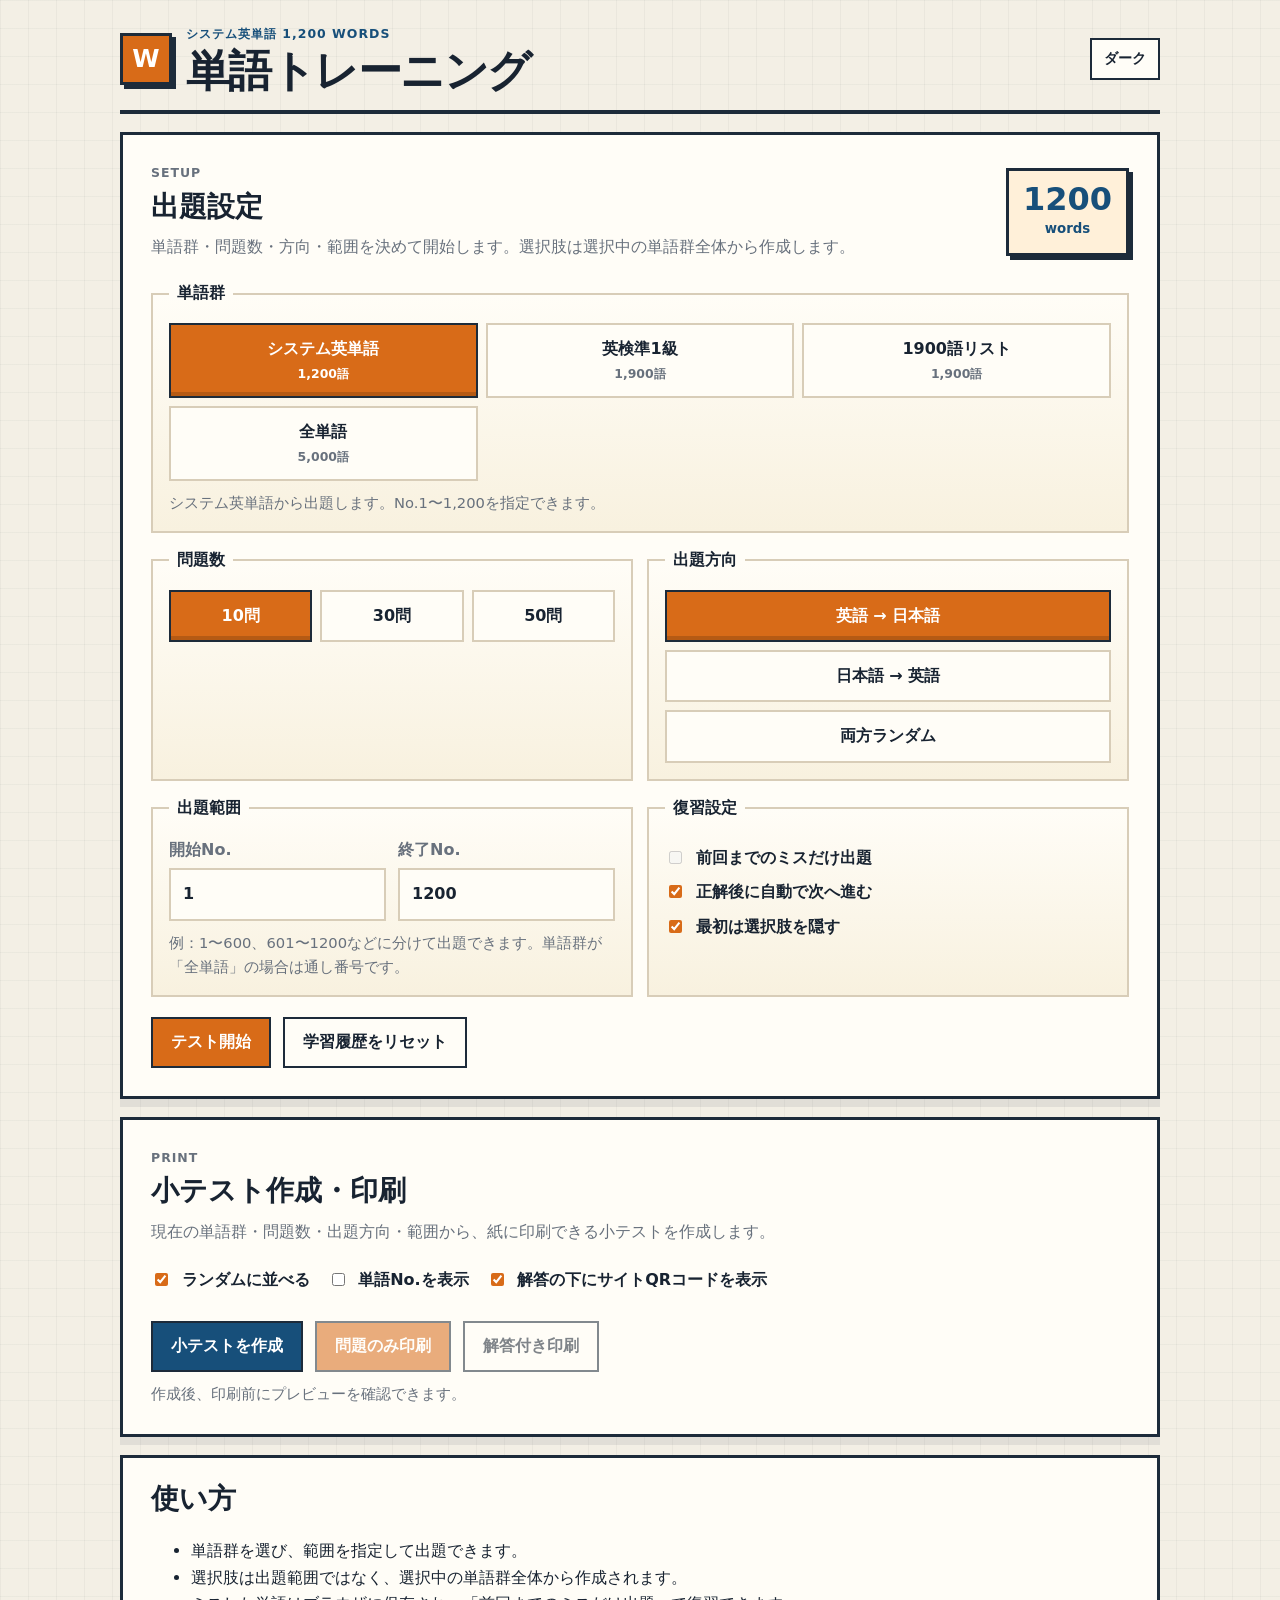
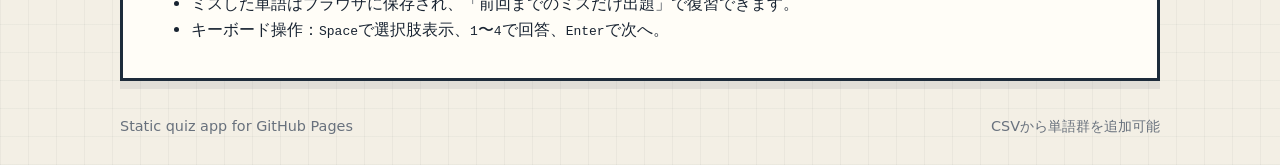
<file: docs/index.html>
<!doctype html>
<html lang="ja">
<head>
  <meta charset="utf-8" />
  <meta name="viewport" content="width=device-width, initial-scale=1" />
  <title>単語トレーニング</title>
  <meta name="description" content="複数の単語群に対応した英単語四択トレーニング。日本語→英語、英語→日本語、混合に対応。" />
  <link rel="stylesheet" href="style.css" />
</head>
<body>
  <header class="site-header">
    <div class="brand">
      <div class="brand-mark">W</div>
      <div>
        <p id="brand-subtitle" class="eyebrow">WORD TRAINING</p>
        <h1>単語トレーニング</h1>
      </div>
    </div>
    <button id="theme-toggle" class="ghost small" type="button" aria-label="テーマ切替">ダーク</button>
  </header>

  <main class="app-shell">
    <section id="setup-card" class="card setup-card">
      <div class="section-head">
        <div>
          <p class="section-kicker">SETUP</p>
          <h2>出題設定</h2>
          <p>単語群・問題数・方向・範囲を決めて開始します。選択肢は選択中の単語群全体から作成します。</p>
        </div>
        <div class="word-count"><span id="total-words">0</span><small>words</small></div>
      </div>

      <div class="controls-grid">
        <fieldset class="wide-field">
          <legend>単語群</legend>
          <div id="group-options" class="segmented group-segmented" role="radiogroup" aria-label="単語群"></div>
          <p id="group-note" class="hint">単語群を選ぶと、出題範囲の最大No.が切り替わります。</p>
        </fieldset>

        <fieldset>
          <legend>問題数</legend>
          <div class="segmented" role="radiogroup" aria-label="問題数">
            <label><input type="radio" name="count" value="10" checked><span>10問</span></label>
            <label><input type="radio" name="count" value="30"><span>30問</span></label>
            <label><input type="radio" name="count" value="50"><span>50問</span></label>
          </div>
        </fieldset>

        <fieldset>
          <legend>出題方向</legend>
          <div class="segmented wide" role="radiogroup" aria-label="出題方向">
            <label><input type="radio" name="mode" value="en-ja" checked><span>英語 → 日本語</span></label>
            <label><input type="radio" name="mode" value="ja-en"><span>日本語 → 英語</span></label>
            <label><input type="radio" name="mode" value="mixed"><span>両方ランダム</span></label>
          </div>
        </fieldset>

        <fieldset>
          <legend>出題範囲</legend>
          <div class="range-row">
            <label>開始No.<input id="range-start" type="number" min="1" value="1" inputmode="numeric"></label>
            <label>終了No.<input id="range-end" type="number" min="1" value="1200" inputmode="numeric"></label>
          </div>
          <p class="hint">例：1〜600、601〜1200などに分けて出題できます。単語群が「全単語」の場合は通し番号です。</p>
        </fieldset>

        <fieldset>
          <legend>復習設定</legend>
          <label class="check"><input id="wrong-only" type="checkbox"> 前回までのミスだけ出題</label>
          <label class="check"><input id="auto-next" type="checkbox" checked> 正解後に自動で次へ進む</label>
          <label class="check"><input id="hide-choices" type="checkbox" checked> 最初は選択肢を隠す</label>
        </fieldset>
      </div>

      <div class="action-row">
        <button id="start-btn" class="primary" type="button">テスト開始</button>
        <button id="reset-stats-btn" class="ghost" type="button">学習履歴をリセット</button>
      </div>
    </section>



    <section id="print-card" class="card print-card">
      <div class="section-head">
        <div>
          <p class="section-kicker">PRINT</p>
          <h2>小テスト作成・印刷</h2>
          <p>現在の単語群・問題数・出題方向・範囲から、紙に印刷できる小テストを作成します。</p>
        </div>
      </div>

      <div class="print-options">
        <label class="check"><input id="print-shuffle" type="checkbox" checked> ランダムに並べる</label>
        <label class="check"><input id="print-show-no" type="checkbox"> 単語No.を表示</label>
        <label class="check"><input id="print-qr" type="checkbox" checked> 解答の下にサイトQRコードを表示</label>
      </div>

      <div class="action-row">
        <button id="build-print-btn" class="secondary" type="button">小テストを作成</button>
        <button id="print-quiz-btn" class="primary" type="button" disabled>問題のみ印刷</button>
        <button id="print-with-answer-btn" class="ghost" type="button" disabled>解答付き印刷</button>
      </div>

      <p id="print-status" class="hint">作成後、印刷前にプレビューを確認できます。</p>
      <div id="print-preview" class="print-preview hidden" aria-live="polite"></div>
    </section>

    <section id="quiz-card" class="card quiz-card hidden" aria-live="polite">
      <div class="quiz-topbar">
        <div>
          <p id="mode-label" class="eyebrow">英語→日本語</p>
          <h2 id="progress-label">1 / 10</h2>
        </div>
        <div class="scorebox">
          <span>正解 <b id="score-now">0</b></span>
          <span>連続 <b id="streak-now">0</b></span>
        </div>
      </div>

      <div class="progress" aria-hidden="true"><div id="progress-bar"></div></div>

      <article class="question-panel">
        <p id="direction-pill" class="pill">英語を日本語に</p>
        <div id="question-text" class="question-text"></div>
        <p id="question-sub" class="question-sub"></p>
      </article>

      <div id="choices-cover" class="choices-cover">
        <p>選択肢はまだ表示されていません。</p>
        <button id="show-choices-btn" class="secondary" type="button">選択肢を表示</button>
      </div>

      <div id="choices" class="choices hidden"></div>

      <div id="feedback" class="feedback hidden"></div>

      <div class="action-row between">
        <button id="quit-btn" class="ghost" type="button">終了</button>
        <div class="right-actions">
          <button id="skip-btn" class="ghost" type="button">スキップ</button>
          <button id="next-btn" class="primary hidden" type="button">次へ</button>
        </div>
      </div>
    </section>

    <section id="result-card" class="card result-card hidden">
      <div class="section-head">
        <div>
          <p class="section-kicker">RESULT</p>
          <h2 id="result-title">0 / 0</h2>
          <p id="result-message"></p>
        </div>
        <div class="result-rate"><span id="result-rate">0</span>%</div>
      </div>

      <div class="result-grid">
        <div class="metric"><span>正解数</span><b id="metric-correct">0</b></div>
        <div class="metric"><span>ミス</span><b id="metric-wrong">0</b></div>
        <div class="metric"><span>スキップ</span><b id="metric-skip">0</b></div>
        <div class="metric"><span>最高連続正解</span><b id="metric-best-streak">0</b></div>
      </div>

      <div id="review-wrap" class="review-wrap hidden">
        <h3>復習リスト</h3>
        <div id="review-list" class="review-list"></div>
      </div>

      <div class="action-row">
        <button id="retry-wrong-btn" class="secondary" type="button">ミスだけ再テスト</button>
        <button id="back-setup-btn" class="primary" type="button">設定に戻る</button>
      </div>
    </section>

    <section class="card help-card">
      <h2>使い方</h2>
      <ul>
        <li>単語群を選び、範囲を指定して出題できます。</li>
        <li>選択肢は出題範囲ではなく、選択中の単語群全体から作成されます。</li>
        <li>ミスした単語はブラウザに保存され、「前回までのミスだけ出題」で復習できます。</li>
        <li>キーボード操作：<kbd>Space</kbd>で選択肢表示、<kbd>1</kbd>〜<kbd>4</kbd>で回答、<kbd>Enter</kbd>で次へ。</li>
      </ul>
    </section>
  </main>

  <footer class="site-footer">
    <span>Static quiz app for GitHub Pages</span>
    <span>CSVから単語群を追加可能</span>
  </footer>

  <div id="print-area" class="print-area" aria-hidden="true"></div>

  <script src="words.js"></script>
  <script src="app.js"></script>
  <script src="print.js"></script>
</body>
</html>
</file>
<file: docs/style.css>
:root {
  --bg: #f3efe5;
  --paper: #fffdf7;
  --paper-2: #f8f1df;
  --text: #182331;
  --muted: #68717d;
  --line: #d8cdb8;
  --line-strong: #1d2b3a;
  --accent: #d86b18;
  --accent-2: #174f7a;
  --accent-soft: #fff0d9;
  --ok: #14724d;
  --ok-soft: #e6f4ed;
  --bad: #b9332f;
  --bad-soft: #fae7e5;
  --shadow: 0 8px 0 rgba(24, 35, 49, .08);
}

[data-theme="dark"] {
  --bg: #111820;
  --paper: #18212b;
  --paper-2: #222d38;
  --text: #f6f0e3;
  --muted: #b6aa95;
  --line: #3e4a57;
  --line-strong: #f6f0e3;
  --accent: #f0a04b;
  --accent-2: #70b7e3;
  --accent-soft: #332517;
  --ok: #72d39e;
  --ok-soft: #173327;
  --bad: #ff928c;
  --bad-soft: #351d1d;
  --shadow: 0 8px 0 rgba(0, 0, 0, .22);
}

* { box-sizing: border-box; }
html { min-height: 100%; }
body {
  margin: 0;
  min-height: 100%;
  color: var(--text);
  background:
    linear-gradient(90deg, rgba(24,35,49,.045) 1px, transparent 1px),
    linear-gradient(rgba(24,35,49,.035) 1px, transparent 1px),
    var(--bg);
  background-size: 28px 28px;
  font-family: "Yu Gothic", "Hiragino Kaku Gothic ProN", Meiryo, system-ui, sans-serif;
  line-height: 1.65;
}

button, input { font: inherit; }
button { cursor: pointer; }
button:disabled { cursor: not-allowed; opacity: .55; }
.hidden { display: none !important; }

.site-header,
.site-footer,
.app-shell {
  width: min(1040px, calc(100% - 28px));
  margin-inline: auto;
}

.site-header {
  display: flex;
  align-items: center;
  justify-content: space-between;
  gap: 16px;
  padding: 24px 0 16px;
  border-bottom: 4px solid var(--line-strong);
}

.brand {
  display: flex;
  align-items: center;
  gap: 14px;
}

.brand-mark {
  display: grid;
  place-items: center;
  width: 52px;
  height: 52px;
  border: 3px solid var(--line-strong);
  background: var(--accent);
  color: #fff;
  font-weight: 900;
  font-size: 1.55rem;
  box-shadow: 4px 4px 0 var(--line-strong);
}

h1, h2, h3, p { margin-top: 0; }
h1 {
  margin-bottom: 0;
  font-size: clamp(1.75rem, 4.3vw, 2.75rem);
  letter-spacing: -.035em;
  line-height: 1.05;
}
h2 { margin-bottom: .25rem; font-size: clamp(1.25rem, 2.8vw, 1.75rem); }
h3 { margin-bottom: .7rem; }

.eyebrow,
.section-kicker {
  margin-bottom: .22rem;
  color: var(--accent-2);
  font-size: .78rem;
  font-weight: 900;
  letter-spacing: .08em;
}

.app-shell {
  display: grid;
  gap: 18px;
  padding: 18px 0 34px;
}

.card {
  background: var(--paper);
  border: 3px solid var(--line-strong);
  box-shadow: var(--shadow);
  padding: clamp(16px, 3.5vw, 28px);
}

.section-head,
.quiz-topbar,
.action-row,
.between,
.right-actions,
.range-row,
.scorebox {
  display: flex;
  align-items: center;
  gap: 12px;
}
.section-head,
.quiz-topbar,
.between { justify-content: space-between; }
.section-head { margin-bottom: 20px; }
.section-head p { color: var(--muted); margin-bottom: 0; }

.word-count,
.result-rate {
  min-width: 104px;
  padding: 12px 14px;
  border: 3px solid var(--line-strong);
  background: var(--accent-soft);
  color: var(--accent-2);
  text-align: center;
  box-shadow: 4px 4px 0 var(--line-strong);
}
.word-count span,
.result-rate span {
  display: block;
  font-size: 2rem;
  line-height: 1;
  font-weight: 900;
}
.word-count small,
.result-rate small { font-weight: 900; }

.controls-grid {
  display: grid;
  grid-template-columns: repeat(2, minmax(0, 1fr));
  gap: 14px;
}

fieldset {
  margin: 0;
  padding: 16px;
  border: 2px solid var(--line);
  background: linear-gradient(180deg, var(--paper), var(--paper-2));
}
legend {
  padding: 0 8px;
  color: var(--text);
  font-weight: 900;
}

.segmented {
  display: grid;
  grid-template-columns: repeat(3, 1fr);
  gap: 8px;
}
.segmented.wide { grid-template-columns: 1fr; }
.segmented input { position: absolute; opacity: 0; pointer-events: none; }
.segmented span {
  display: block;
  padding: 11px 10px;
  border: 2px solid var(--line);
  background: var(--paper);
  color: var(--text);
  text-align: center;
  font-weight: 900;
}
.segmented input:checked + span {
  border-color: var(--line-strong);
  background: var(--accent);
  color: #fff;
  box-shadow: inset 0 -4px 0 rgba(0,0,0,.16);
}

.range-row { align-items: stretch; }
.range-row label { flex: 1; color: var(--muted); font-weight: 900; }
.range-row input {
  display: block;
  width: 100%;
  margin-top: 5px;
  padding: 11px 12px;
  border: 2px solid var(--line);
  background: var(--paper);
  color: var(--text);
  font-weight: 800;
}
.range-row input:focus,
button:focus-visible {
  outline: 3px solid rgba(216,107,24,.35);
  outline-offset: 2px;
}
.hint { margin: 10px 0 0; color: var(--muted); font-size: .92rem; }
.check { display: block; margin: 8px 0; color: var(--text); font-weight: 800; }
.check input { margin-right: 8px; transform: translateY(1px); accent-color: var(--accent); }

.action-row { margin-top: 20px; flex-wrap: wrap; }
.right-actions { margin-left: auto; }

button {
  min-height: 44px;
  border: 2px solid var(--line-strong);
  padding: 10px 18px;
  font-weight: 900;
  transition: transform .1s ease, box-shadow .1s ease, opacity .1s ease;
}
button:hover { transform: translate(-1px, -1px); box-shadow: 3px 3px 0 var(--line-strong); }
button:active { transform: translate(0, 0); box-shadow: none; }
.primary { background: var(--accent); color: #fff; }
.secondary { background: var(--accent-2); color: #fff; }
.ghost { background: var(--paper); color: var(--text); }
.small { min-height: 38px; padding: 7px 12px; font-size: .9rem; }

.scorebox {
  padding: 9px 12px;
  border: 2px solid var(--line);
  background: var(--paper-2);
  color: var(--muted);
  font-weight: 900;
}
.scorebox b { color: var(--accent); }

.progress {
  height: 12px;
  border: 2px solid var(--line-strong);
  background: var(--paper-2);
  overflow: hidden;
  margin: 8px 0 22px;
}
.progress > div {
  height: 100%;
  width: 0%;
  background: repeating-linear-gradient(45deg, var(--accent), var(--accent) 10px, #f09a31 10px, #f09a31 20px);
  transition: width .2s ease;
}

.question-panel {
  padding: clamp(22px, 5vw, 42px);
  border: 3px solid var(--line-strong);
  background:
    linear-gradient(180deg, rgba(255,255,255,.12), transparent),
    var(--paper-2);
  text-align: center;
}
.pill {
  display: inline-block;
  margin-bottom: 14px;
  padding: 4px 10px;
  border: 2px solid var(--line-strong);
  background: var(--paper);
  color: var(--accent-2);
  font-weight: 900;
  font-size: .86rem;
}
.question-text {
  min-height: 76px;
  display: grid;
  place-items: center;
  font-size: clamp(2.1rem, 7vw, 4.7rem);
  font-family: Georgia, "Times New Roman", "Yu Mincho", serif;
  font-weight: 900;
  letter-spacing: -.03em;
  word-break: break-word;
}
.question-text.japanese {
  font-family: "Yu Gothic", "Hiragino Kaku Gothic ProN", Meiryo, sans-serif;
  font-size: clamp(1.45rem, 4.8vw, 3rem);
  letter-spacing: -.02em;
}
.question-sub { margin: 12px 0 0; color: var(--muted); font-weight: 900; }

.choices-cover {
  margin-top: 16px;
  padding: 20px;
  border: 2px dashed var(--line-strong);
  background: var(--paper);
  text-align: center;
  color: var(--muted);
}
.choices-cover p { margin-bottom: 12px; }

.choices {
  display: grid;
  grid-template-columns: repeat(2, minmax(0, 1fr));
  gap: 10px;
  margin-top: 16px;
}
.choice-btn {
  width: 100%;
  min-height: 66px;
  background: var(--paper);
  color: var(--text);
  text-align: left;
  white-space: normal;
}
.choice-btn .num {
  display: inline-grid;
  place-items: center;
  width: 28px;
  height: 28px;
  margin-right: 8px;
  border: 2px solid var(--line-strong);
  background: var(--accent-soft);
  color: var(--accent-2);
  font-size: .86rem;
}
.choice-btn.correct { border-color: var(--ok); background: var(--ok-soft); color: var(--ok); }
.choice-btn.wrong { border-color: var(--bad); background: var(--bad-soft); color: var(--bad); }
.choice-btn.dim { opacity: .55; }

.feedback {
  margin-top: 16px;
  padding: 13px 15px;
  border: 2px solid currentColor;
  font-weight: 900;
}
.feedback.ok { background: var(--ok-soft); color: var(--ok); }
.feedback.bad { background: var(--bad-soft); color: var(--bad); }
.feedback small { display: block; margin-top: 4px; color: var(--muted); font-weight: 800; }

.result-grid {
  display: grid;
  grid-template-columns: repeat(4, 1fr);
  gap: 10px;
}
.metric {
  border: 2px solid var(--line);
  padding: 14px;
  background: var(--paper-2);
}
.metric span { display: block; color: var(--muted); font-weight: 900; }
.metric b { font-size: 2rem; }

.review-wrap { margin-top: 22px; }
.review-list {
  display: grid;
  gap: 8px;
  max-height: 360px;
  overflow: auto;
  padding-right: 4px;
}
.review-item {
  display: grid;
  grid-template-columns: 64px 1fr 1.3fr;
  gap: 10px;
  padding: 11px;
  border: 2px solid var(--line);
  background: var(--paper-2);
}
.review-item span:first-child { color: var(--muted); font-weight: 900; }
.review-item b { word-break: break-word; }
.review-item em { color: var(--muted); font-style: normal; }

.help-card { padding-block: 18px; }
.help-grid {
  display: grid;
  grid-template-columns: repeat(3, 1fr);
  gap: 10px;
}
.help-grid p {
  margin: 0;
  padding: 12px;
  border: 2px solid var(--line);
  background: var(--paper-2);
}
.help-grid b { display: block; color: var(--accent-2); }
.help-grid span { color: var(--muted); font-size: .92rem; }

.site-footer {
  display: flex;
  justify-content: space-between;
  gap: 12px;
  padding: 0 0 26px;
  color: var(--muted);
  font-size: .9rem;
}

@media (max-width: 780px) {
  .site-header,
  .section-head,
  .quiz-topbar,
  .site-footer { align-items: flex-start; }
  .site-header,
  .section-head,
  .site-footer { flex-direction: column; }
  .controls-grid,
  .choices,
  .result-grid,
  .help-grid { grid-template-columns: 1fr; }
  .brand-mark { width: 46px; height: 46px; }
  .scorebox { width: 100%; justify-content: space-between; }
  .right-actions { margin-left: 0; width: 100%; justify-content: space-between; }
  .action-row > button { flex: 1; }
  .review-item { grid-template-columns: 48px 1fr; }
  .review-item em { grid-column: 2; }
}


.wide-field {
  grid-column: 1 / -1;
}

.group-segmented {
  grid-template-columns: repeat(3, minmax(0, 1fr));
}

.group-segmented span {
  min-height: 72px;
  display: grid;
  place-items: center;
  gap: 2px;
}

.group-segmented small {
  display: block;
  color: var(--muted);
  font-size: .78rem;
  font-weight: 800;
}

.group-segmented input:checked + span small {
  color: inherit;
}

@media (max-width: 780px) {
  .group-segmented {
    grid-template-columns: 1fr;
  }
}


/* =========================
   小テスト作成・印刷
   v4: 単語No.を問題番号セルから分離し、はみ出しを防止
========================= */
.print-card .print-options {
  display: flex;
  flex-wrap: wrap;
  gap: 6px 18px;
  margin-top: -6px;
}

.print-preview {
  margin-top: 18px;
  padding: 14px;
  border: 2px solid var(--line);
  background: var(--paper-2);
  color: #111;
  max-height: 560px;
  overflow: auto;
}

.print-preview .print-sheet {
  width: auto;
  min-height: auto;
  margin: 0;
  padding: 14px;
  box-shadow: none;
}

.print-preview 
.answer-qr-block {
  display: flex;
  align-items: center;
  justify-content: space-between;
  gap: 12px;
  margin-top: 10px;
  padding: 8px 10px;
  border: 1px solid #222;
  background: #fff;
  page-break-inside: avoid;
  break-inside: avoid;
}

.answer-qr-title {
  margin: 0 0 3px;
  color: #111;
  font-size: 12px;
  font-weight: 700;
}

.answer-qr-url {
  margin: 0;
  color: #222;
  font-size: 9.5px;
  line-height: 1.3;
  word-break: break-all;
}

.answer-qr-img {
  width: 24mm;
  height: 24mm;
  flex: 0 0 24mm;
  object-fit: contain;
}

.answer-sheet {
  margin-top: 14px;
}

.print-area {
  display: none;
}

.print-sheet {
  width: 210mm;
  min-height: auto;
  margin: 0 auto;
  padding: 11mm;
  background: #fff;
  color: #111;
  box-sizing: border-box;
  font-family: Arial, "Yu Gothic", "Hiragino Kaku Gothic ProN", Meiryo, sans-serif;
}

.print-header {
  display: flex;
  align-items: flex-start;
  justify-content: space-between;
  gap: 16px;
  padding-bottom: 7px;
  margin-bottom: 8px;
  border-bottom: 2px solid #111;
}

.print-header h1 {
  margin: 0 0 3px;
  color: #111;
  font-size: 20px;
  line-height: 1.15;
  letter-spacing: .08em;
}

.print-header p,
.print-meta p {
  margin: 1px 0;
  color: #222;
  font-size: 10.5px;
  line-height: 1.45;
}

.print-meta {
  min-width: 46mm;
  text-align: left;
}

.print-grid {
  display: grid;
  grid-template-columns: 1fr 1fr;
  gap: 3.2px 7px;
}

.print-question {
  display: grid;
  grid-template-columns: 22px minmax(0, 1.08fr) minmax(0, .92fr);
  min-height: 31px;
  border: 1px solid #222;
  page-break-inside: avoid;
  break-inside: avoid;
  background: #fff;
}

.print-no {
  display: flex;
  align-items: center;
  justify-content: center;
  border-right: 1px solid #222;
  color: #555;
  font-size: 9px;
  line-height: 1;
  overflow: hidden;
  white-space: nowrap;
}

.print-word {
  display: flex;
  align-items: center;
  gap: 3px;
  min-width: 0;
  padding: 3px 5px;
  border-right: 1px solid #222;
  font-size: 12.5px;
  line-height: 1.25;
  word-break: break-word;
  overflow: hidden;
}

.print-dir,
.print-qno {
  flex: 0 0 auto;
  display: inline-flex;
  align-items: center;
  justify-content: center;
  min-height: 13px;
  padding: 0 3px;
  border: 1px solid #888;
  color: #555;
  font-size: 7.5px;
  line-height: 1;
  white-space: nowrap;
}

.print-qno {
  max-width: 30px;
  overflow: hidden;
  text-overflow: clip;
  border-color: #bbb;
  color: #666;
}

.print-word-text {
  min-width: 0;
  overflow-wrap: anywhere;
}

.print-blank {
  min-width: 0;
  padding: 3px 5px;
  font-size: 11.5px;
  line-height: 1.25;
  word-break: break-word;
}

.print-footer {
  display: flex;
  justify-content: space-between;
  gap: 10px;
  margin-top: 8px;
  padding-top: 4px;
  border-top: 1px solid #777;
  color: #555;
  font-size: 8.5px;
  line-height: 1.35;
}


.answer-qr-block {
  display: flex;
  align-items: center;
  justify-content: space-between;
  gap: 12px;
  margin-top: 10px;
  padding: 8px 10px;
  border: 1px solid #222;
  background: #fff;
  page-break-inside: avoid;
  break-inside: avoid;
}

.answer-qr-title {
  margin: 0 0 3px;
  color: #111;
  font-size: 12px;
  font-weight: 700;
}

.answer-qr-url {
  margin: 0;
  color: #222;
  font-size: 9.5px;
  line-height: 1.3;
  word-break: break-all;
}

.answer-qr-img {
  width: 24mm;
  height: 24mm;
  flex: 0 0 24mm;
  object-fit: contain;
}

.answer-sheet {
  page-break-before: auto;
  break-before: auto;
}

.answer-sheet h1 {
  margin: 0 0 8px;
  color: #111;
  font-size: 18px;
  letter-spacing: .08em;
}

.answer-table {
  width: 100%;
  border-collapse: collapse;
  font-size: 11px;
  line-height: 1.35;
}

.answer-table th,
.answer-table td {
  border: 1px solid #222;
  padding: 4px 5px;
  text-align: left;
  vertical-align: top;
}

.answer-table th:first-child,
.answer-table td:first-child {
  width: 34px;
  text-align: center;
}

@media (max-width: 780px) {
  .print-card .print-options {
    display: block;
  }
}

@media print {
  @page {
    size: A4 portrait;
    margin: 0;
  }

  html,
  body {
    width: auto !important;
    min-width: 0 !important;
    min-height: 0 !important;
    margin: 0 !important;
    padding: 0 !important;
    background: #fff !important;
  }

  body.printing .site-header,
  body.printing .app-shell,
  body.printing .site-footer {
    display: none !important;
  }

  body.printing .print-area {
    display: block !important;
    margin: 0 !important;
    padding: 0 !important;
  }

  body.printing .print-sheet {
    width: auto !important;
    min-height: 0 !important;
    height: auto !important;
    margin: 0 !important;
    padding: 9mm 10mm !important;
    box-shadow: none !important;
    overflow: visible !important;
    page-break-inside: auto !important;
    break-inside: auto !important;
  }

  body.printing 
.answer-qr-block {
  display: flex;
  align-items: center;
  justify-content: space-between;
  gap: 12px;
  margin-top: 10px;
  padding: 8px 10px;
  border: 1px solid #222;
  background: #fff;
  page-break-inside: avoid;
  break-inside: avoid;
}

.answer-qr-title {
  margin: 0 0 3px;
  color: #111;
  font-size: 12px;
  font-weight: 700;
}

.answer-qr-url {
  margin: 0;
  color: #222;
  font-size: 9.5px;
  line-height: 1.3;
  word-break: break-all;
}

.answer-qr-img {
  width: 24mm;
  height: 24mm;
  flex: 0 0 24mm;
  object-fit: contain;
}

.answer-sheet {
    page-break-before: auto !important;
    break-before: auto !important;
  }

  body.printing .print-area .print-sheet + .print-sheet {
    break-before: page !important;
    page-break-before: always !important;
  }

  body.printing .print-area .print-sheet:last-child {
    break-after: auto !important;
    page-break-after: auto !important;
  }
}
</file>
